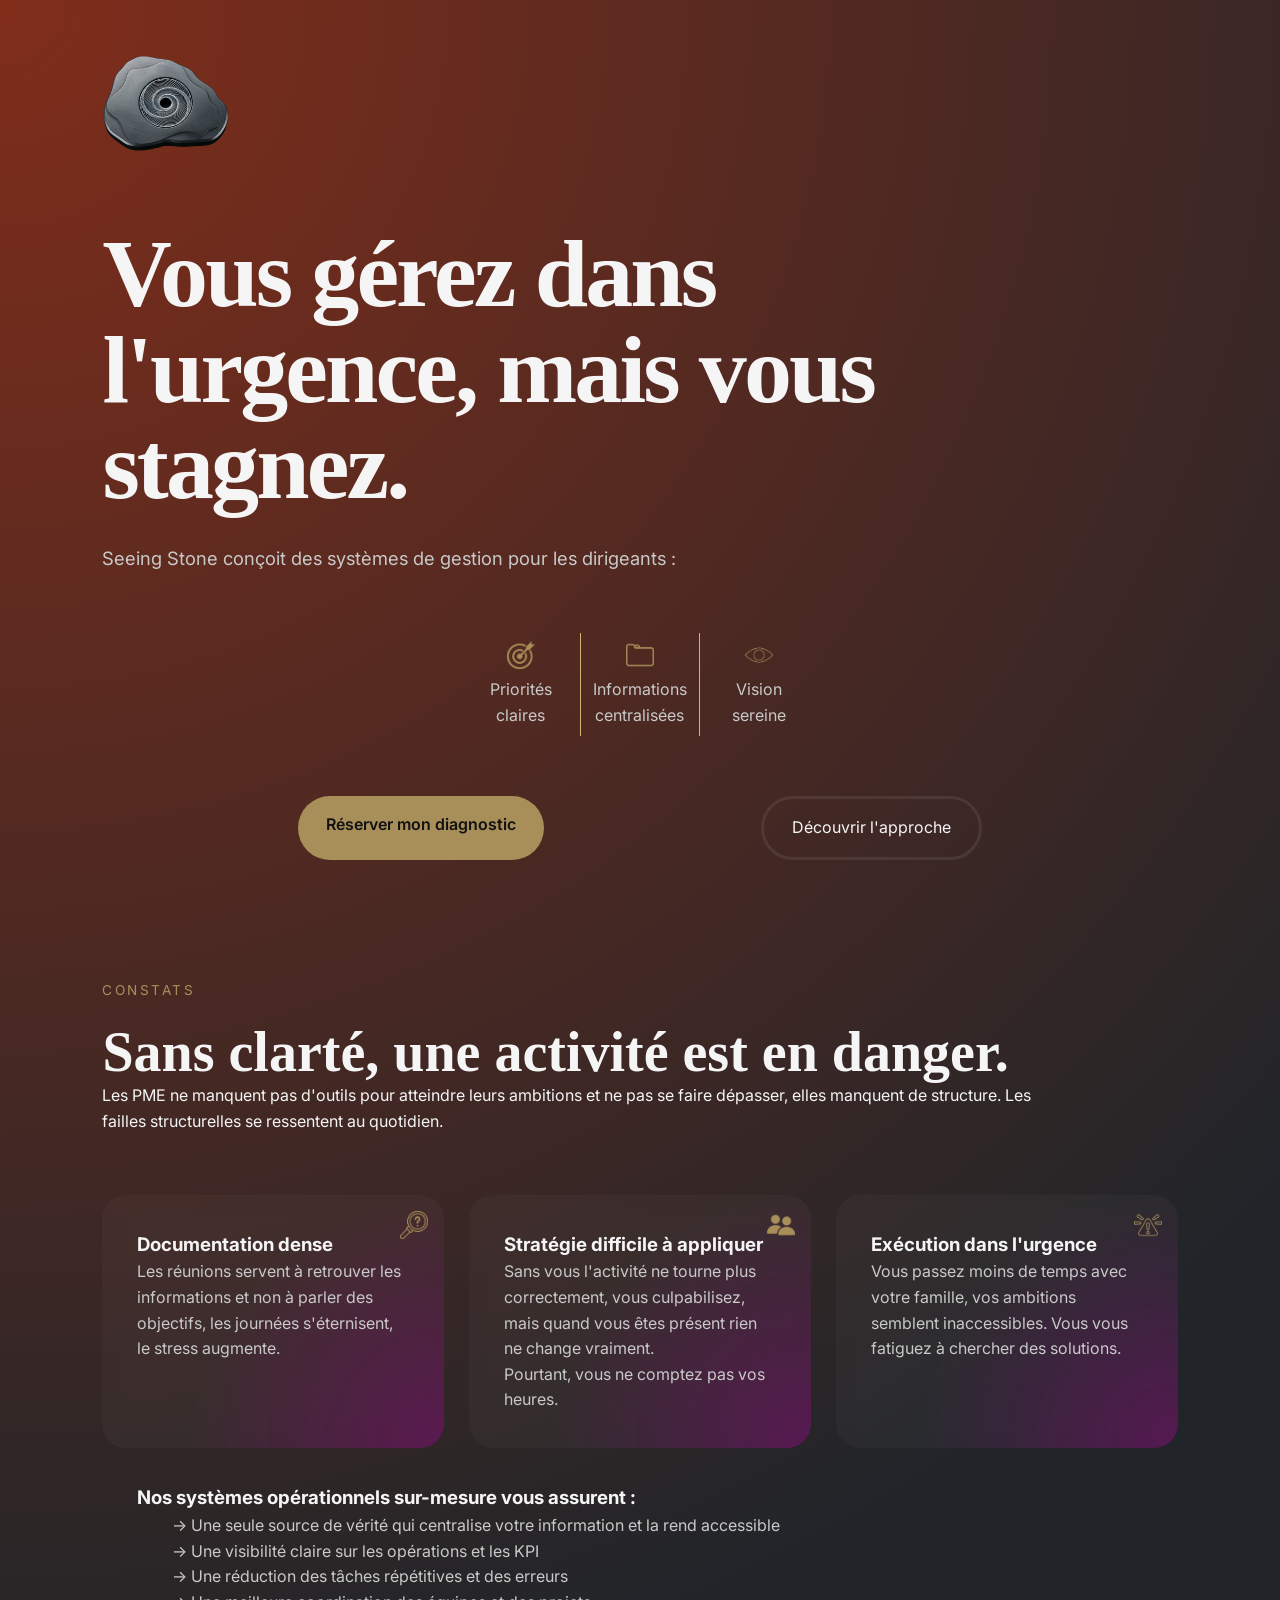
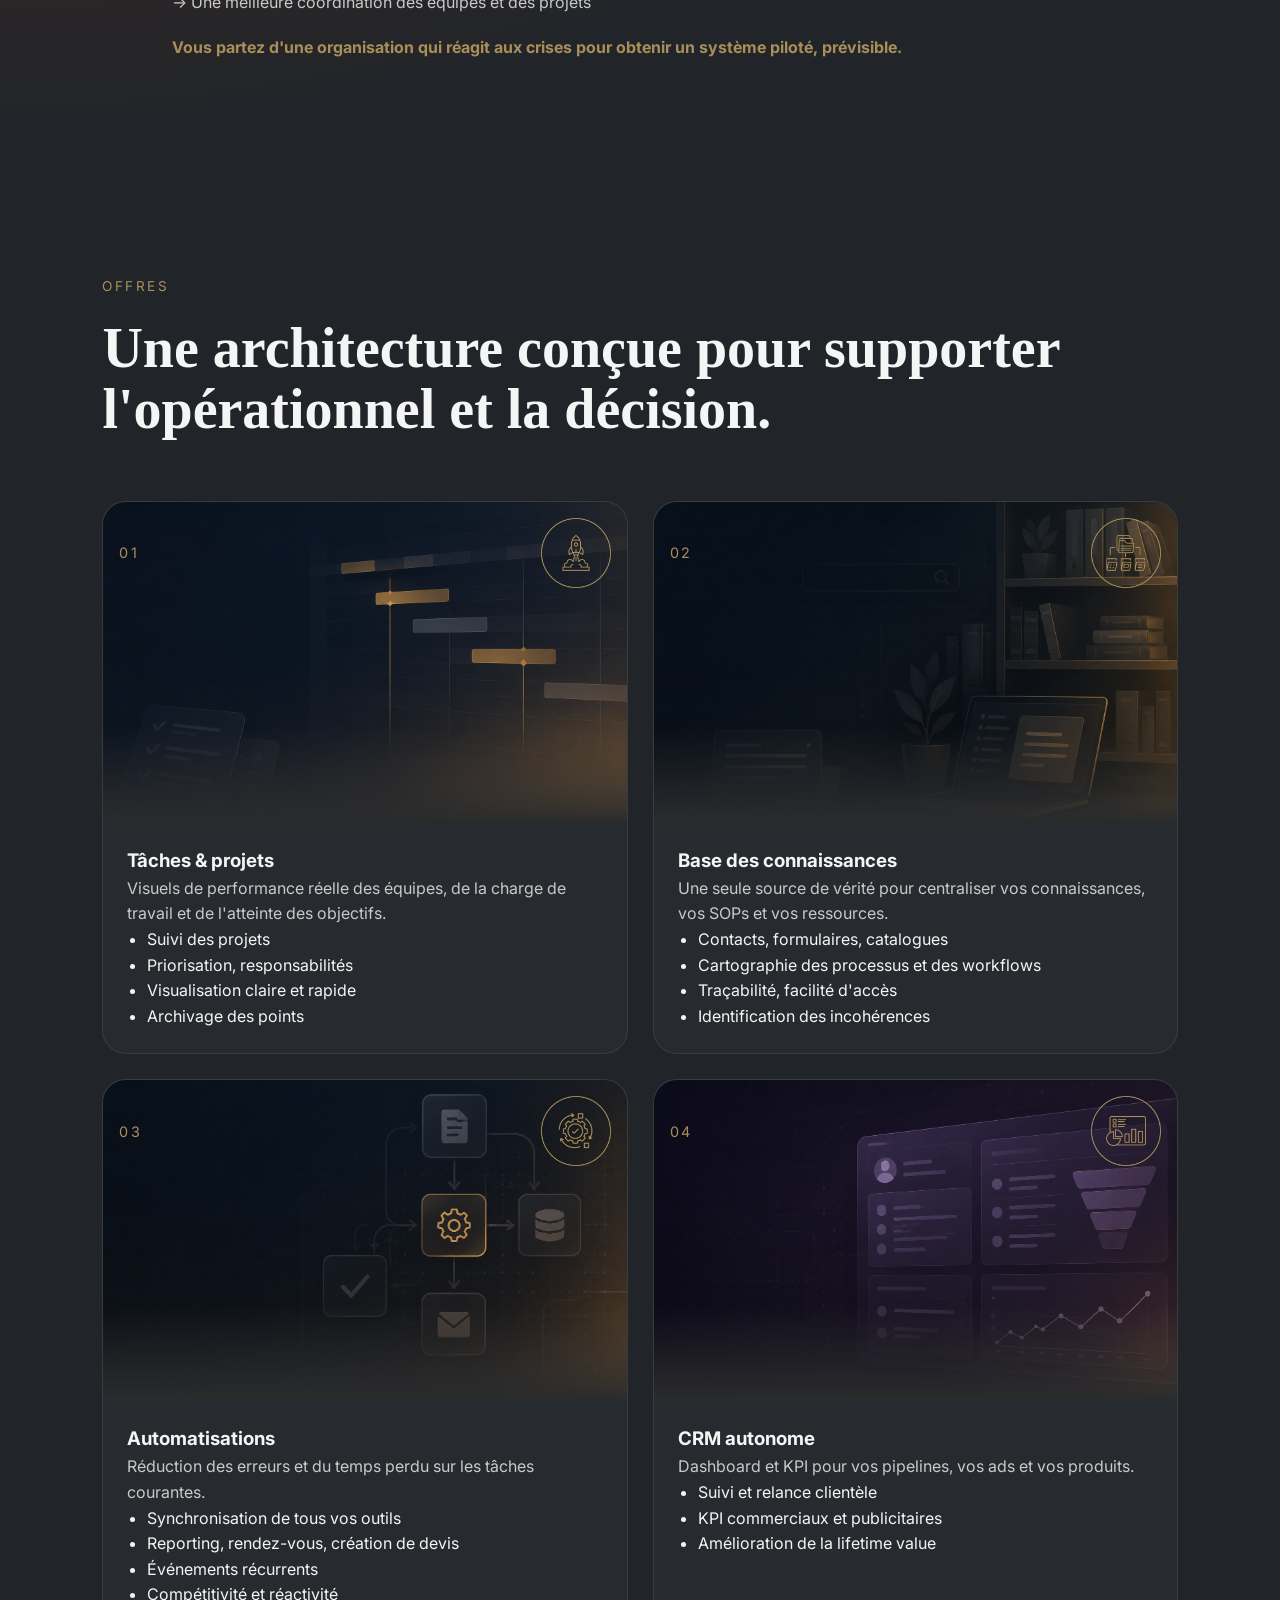
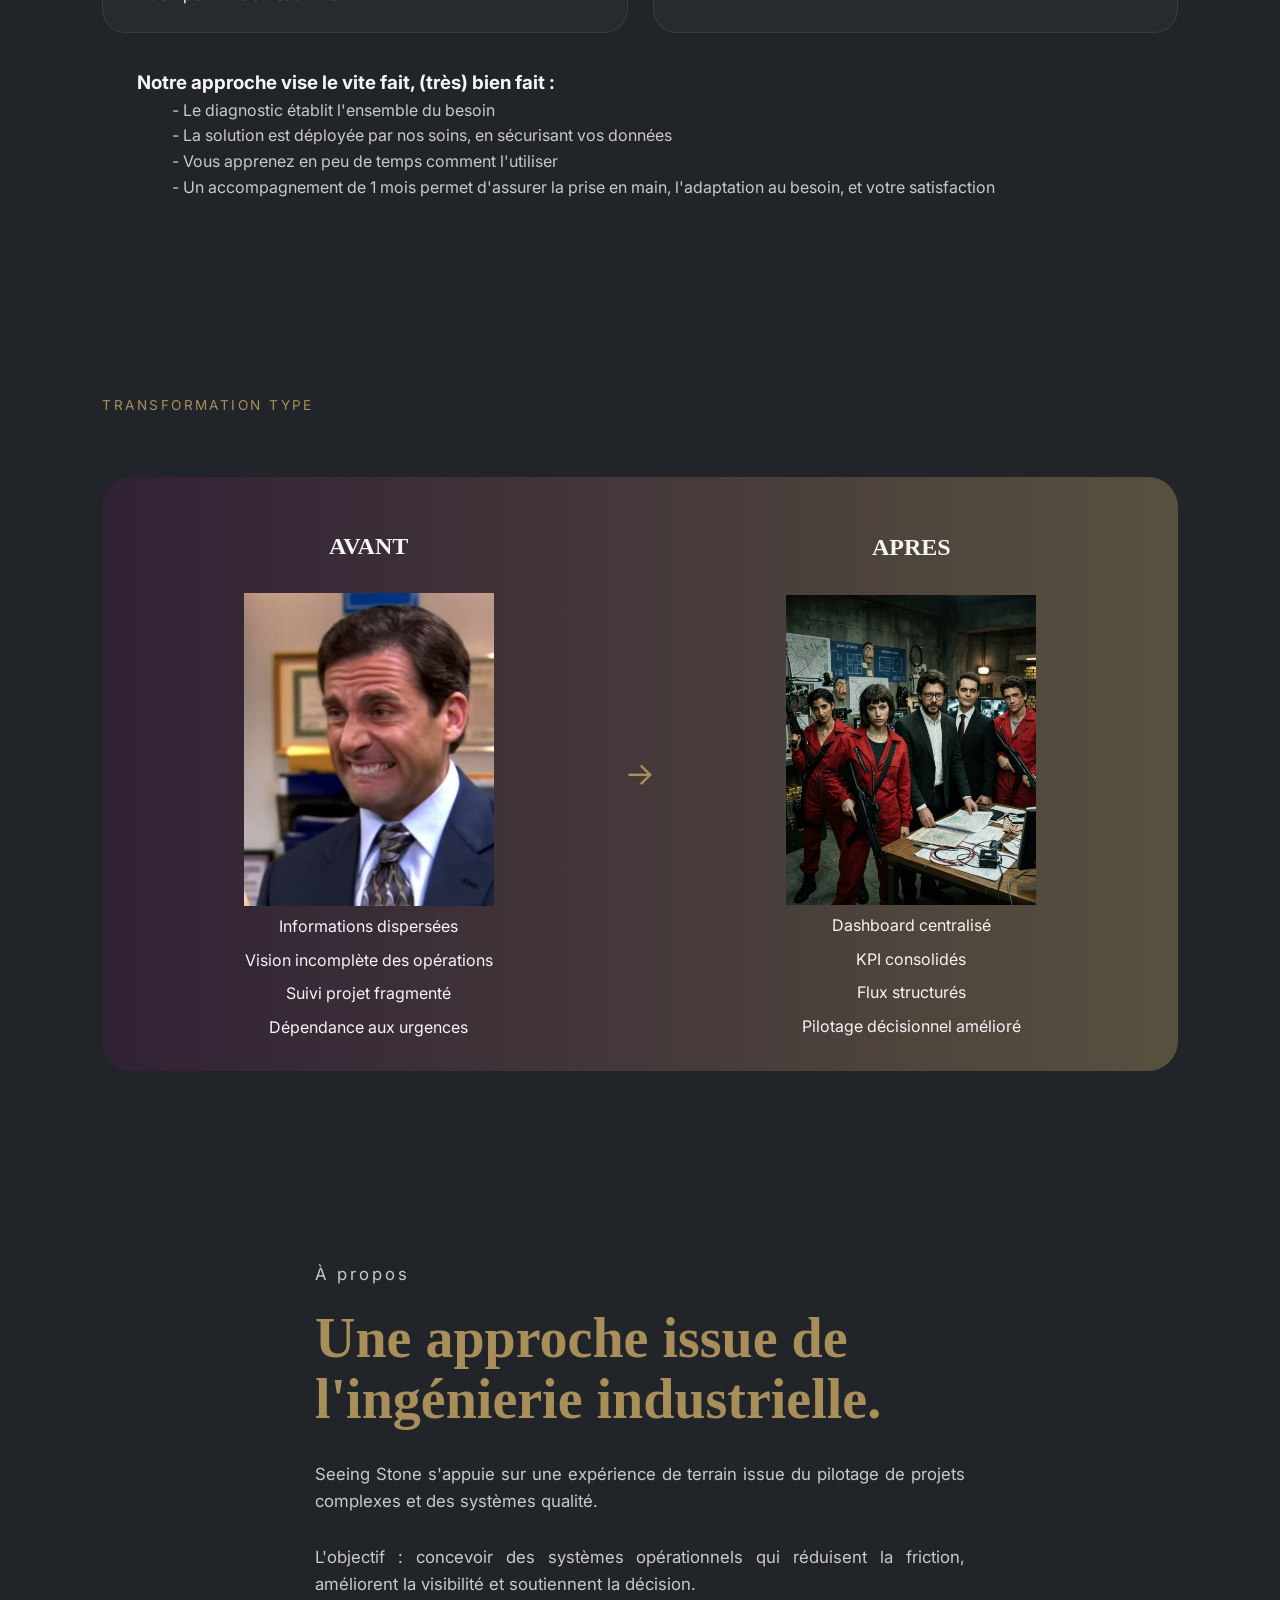
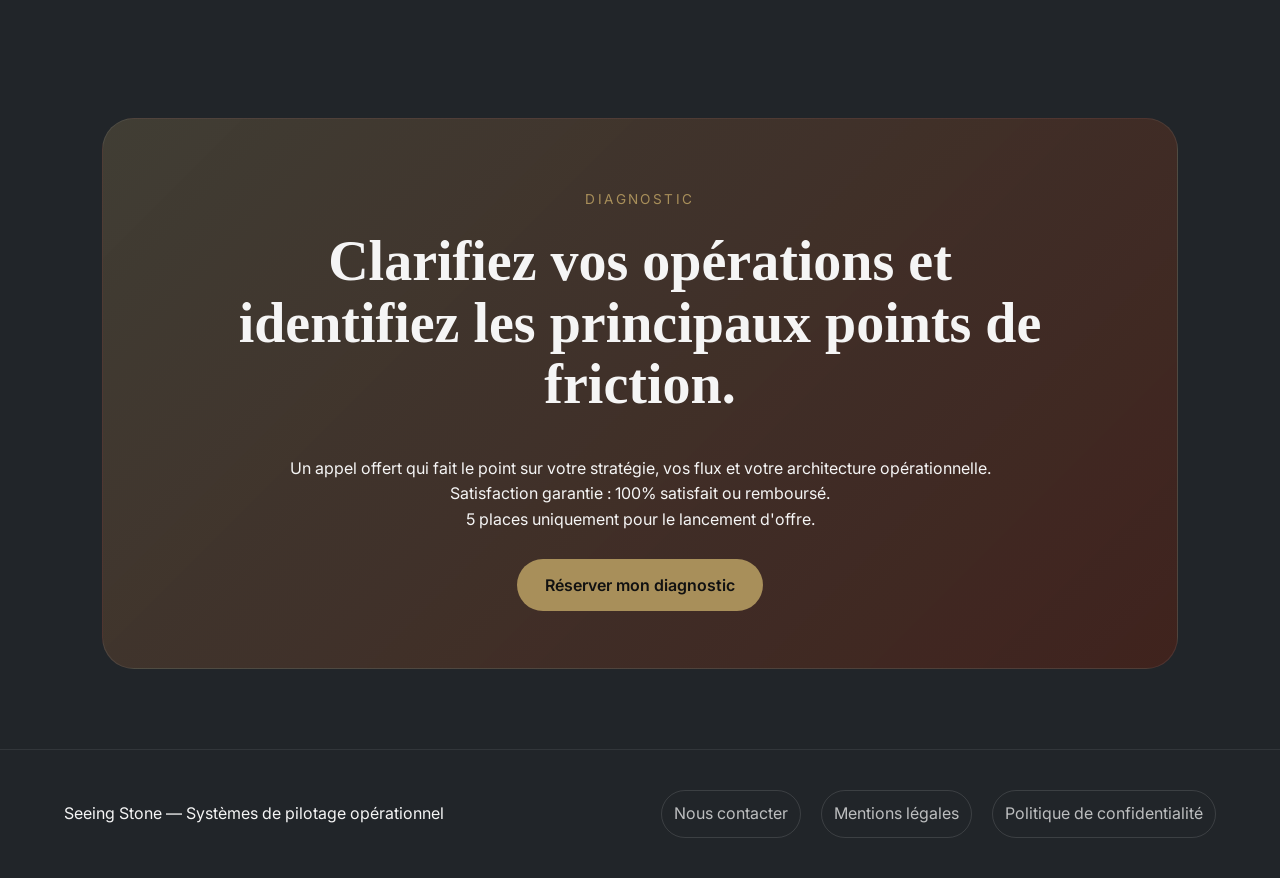
<file: index.html>
<!--
Accueil : problème (ultra-précis), promesse, bénéfices, CTA 
Offres : dashboard, automatisation, knowledge base, pilotage PME 
Cas concret : Avant / après 
À propos : Ton profil ingénieur + approche structurée 
Preuve sociale
Contact Calendly + mail
Réserver un appel de diagnostic gratuit / Places limitées / 100% satisfait ou remboursé
-->

<!DOCTYPE html>
<html lang="fr">

<head>
  <meta charset="UTF-8">
  <meta name="viewport" content="width=device-width, initial-scale=1.0">

  <title>Seeing Stone — Systèmes de pilotage opérationnel</title>

  <meta name="description"
    content="Seeing Stone conçoit des systèmes de pilotage opérationnel pour dirigeants et PME souhaitant reprendre le contrôle de leurs opérations.">

  <link rel="preconnect" href="https://fonts.googleapis.com">
  <link rel="preconnect" href="https://fonts.gstatic.com" crossorigin>

  <link href="https://fonts.googleapis.com/css2?family=Radley:wght@500;600;700&display=swap" rel="stylesheet">
  <link href="https://fonts.googleapis.com/css2?family=Inter:wght@300;400;500;600;700&display=swap" rel="stylesheet">

  <link rel="stylesheet" href="style.css">
</head>

<link rel="alternate" hreflang="fr" href="https://seeing-stone.com/">

<body>

  <!--nav class="navbar">

    <div class="navbar-inner">

      <div class="logo">| Seeing Stone</div>

      <div class="nav-actions">
        
        Bouton Home
        
        <a href="/en/" class="lang-switch">
          EN
        </a>
      </div>

  </nav-->

  <header class="hero">

    <div class="logo">
      <img src="images/Seeing_Stone_logo_small.png" alt="Logo Seeing Stone" />
    </div>
    <div class="hero-content">
      <h1> Vous gérez dans l'urgence, mais vous stagnez. </h1>
      <p class="hero-text"> Seeing Stone conçoit des systèmes de gestion pour les dirigeants :</p>
    </div>
    <div class="features-grid">
      <div class="feature-item">
        <img src="images/prio-clair.png" alt="">
        <p>Priorités<br>claires</p>
      </div>

      <div class="feature-item">
        <img src="images/info central.png" alt="">
        <p>Informations<br>centralisées</p>
      </div>

      <div class="feature-item">
        <img src="images/vision sereine.png" alt="">
        <p>Vision<br>sereine</p>
      </div>
    </div>
    <div class="hero-buttons">
      <a href="https://calendly.com/seeing-stone/30min" class="primary-button" target="_blank"> Réserver mon diagnostic
      </a>
      <a href="#services" class="secondary-button"> Découvrir l'approche </a>
    </div>
  </header>

  <section class="problem-section">
    <div class="section-header">
      <p class="section-tag"> CONSTATS </p>
      <h2>Sans clarté, une activité est en danger.</h2>
      <p class="section-intro">
        Les PME ne manquent pas d'outils pour atteindre leurs ambitions et ne pas se faire dépasser, elles manquent de
        structure. Les failles structurelles se ressentent au quotidien.</p>
    </div>
    <div class="problem-grid">
      <div class="problem-card">
        <h3>Documentation dense</h3>
        <img src="images/doc dense.png" class="card-icon">
        <p>Les réunions servent à retrouver les informations et non à parler des objectifs, les journées s'éternisent,
          le stress augmente.</p>
      </div>
      <div class="problem-card">
        <h3>Stratégie difficile à appliquer</h3>
        <img src="images/strat difficile.png" class="card-icon">
        <p>Sans vous l'activité ne tourne plus correctement, vous culpabilisez, mais quand vous êtes présent rien ne
          change vraiment.</p>
        <p>Pourtant, vous ne comptez pas vos heures.</p>
      </div>
      <div class="problem-card">
        <h3>Exécution dans l'urgence</h3>
        <img src="images/urgence.png" class="card-icon">
        <p>Vous passez moins de temps avec votre famille, vos ambitions semblent inaccessibles. Vous vous fatiguez à
          chercher des solutions.</p>
      </div>
    </div>
    <div class="benefits">
      <h3>Nos systèmes opérationnels sur-mesure vous assurent :</h3>
      <p>→ Une seule source de vérité qui centralise votre information et la rend accessible</p>
      <p>→ Une visibilité claire sur les opérations et les KPI</p>
      <p>→ Une réduction des tâches répétitives et des erreurs</p>
      <p>→ Une meilleure coordination des équipes et des projets</p>
      <h4>Vous partez d'une organisation qui réagit aux crises pour obtenir un système piloté, prévisible.</h4>
    </div>
  </section>

  <section class="services-section" id="services">
    <div class="section-header">
      <p class="section-tag">OFFRES</p>
      <h2> Une architecture conçue pour supporter l'opérationnel et la décision. </h2>
    </div>

    <div class="services-grid">
      <article class="service-card">
        <div class="service-header">
          <div class="service-number">01</div>
          <div class="service-icon">
            <img src="images/tache projet.png" alt="">
          </div>
        </div>
        <div class="service-visual">
          <img src="images/taches projet fond.png" alt="">
        </div>
        <div class="service-content">
          <h3>Tâches & projets</h3>
          <p>Visuels de performance réelle des équipes, de la charge de travail et de l'atteinte des objectifs.</p>
          <ul>
            <li>Suivi des projets</li>
            <li>Priorisation, responsabilités</li>
            <li>Visualisation claire et rapide</li>
            <li>Archivage des points</li>
          </ul>
        </div>
      </article>
      <article class="service-card">
        <div class="service-header">
          <div class="service-number">02</div>
          <div class="service-icon">
            <img src="images/base documentation.png" alt="">
          </div>
        </div>
        <div class="service-visual">
          <img src="images/base documentation fond.png" alt="">
        </div>
        <div class="service-content">
          <h3> Base des connaissances </h3>
          <p> Une seule source de vérité pour centraliser vos connaissances, vos SOPs et vos ressources. </p>
          <ul>
            <li>Contacts, formulaires, catalogues</li>
            <li>Cartographie des processus et des workflows</li>
            <li>Traçabilité, facilité d'accès</li>
            <li>Identification des incohérences</li>
          </ul>
        </div>
      </article>
      <article class="service-card">
        <div class="service-header">
          <div class="service-number">03</div>
          <div class="service-icon">
            <img src="images/automatisation.png" alt="">
          </div>
        </div>
        <div class="service-visual">
          <img src="images/automatisation fond.png" alt="">
        </div>
        <div class="service-content">
          <h3>Automatisations</h3>
          <p> Réduction des erreurs et du temps perdu sur les tâches courantes. </p>
          <ul>
            <li>Synchronisation de tous vos outils</li>
            <li>Reporting, rendez-vous, création de devis</li>
            <li>Événements récurrents</li>
            <li>Compétitivité et réactivité</li>
          </ul>
        </div>
      </article>
      <article class="service-card">
        <div class="service-header">
          <div class="service-number">04</div>
          <div class="service-icon">
            <img src="images/crm.png" alt="">
          </div>
        </div>
        <div class="service-visual">
          <img src="images/CRM autonome fond.png" alt="">
        </div>
        <div class="service-content">
          <h3> CRM autonome </h3>
          <p> Dashboard et KPI pour vos pipelines, vos ads et vos produits. </p>
          <ul>
            <li>Suivi et relance clientèle</li>
            <li>KPI commerciaux et publicitaires</li>
            <li>Amélioration de la lifetime value</li>
          </ul>
        </div>
      </article>
    </div>

    <div class="benefits">
      <h3>Notre approche vise le vite fait, (très) bien fait :</h3>
      <p>- Le diagnostic établit l'ensemble du besoin</p>
      <p>- La solution est déployée par nos soins, en sécurisant vos données</p>
      <p>- Vous apprenez en peu de temps comment l'utiliser</p>
      <p>- Un accompagnement de 1 mois permet d'assurer la prise en main, l'adaptation au besoin, et votre satisfaction
      </p>
    </div>
  </section>

  <section class="case-study-section">
    <div class="section-header">
      <p class="section-tag"> TRANSFORMATION TYPE </p>
    </div>
    <div class="case-study-grid">
      <div class="case-card">
        <h2> Avant </h2>
        <img src="images/before.jpg" alt="" />
        <p>Informations dispersées</p>
        <p>Vision incomplète des opérations</p>
        <p>Suivi projet fragmenté</p>
        <p>Dépendance aux urgences</p>
      </div>
      <div class="transition-arrow">→</div>
      <div class="case-card">
        <h2> Apres </h2>
        <img src="images/after.jpg" alt="" />
        <p>Dashboard centralisé</p>
        <p>KPI consolidés</p>
        <p>Flux structurés</p>
        <p>Pilotage décisionnel amélioré</p>
      </div>
    </div>
  </section>

  <section class="about-section">
    <div class="about-content">
      <p class="section-tag">À propos</p>
      <h2> Une approche issue de l'ingénierie industrielle. </h2>
      <p> Seeing Stone s'appuie sur une expérience de terrain issue du pilotage de projets complexes et
        des systèmes qualité. </p>
      <p>L'objectif : concevoir des systèmes opérationnels qui réduisent la friction, améliorent la visibilité et
        soutiennent la décision. </p>
    </div>
    <!--Citation-->
  </section>

  <section class="cta-section">
    <div class="cta-box">
      <p class="section-tag">DIAGNOSTIC</p>
      <h2> Clarifiez vos opérations et identifiez les principaux points de friction. </h2>
      <p> Un appel offert qui fait le point sur votre stratégie, vos flux et votre architecture
        opérationnelle. </p>
      <p> Satisfaction garantie : 100% satisfait ou remboursé. </p>
      <p> 5 places uniquement pour le lancement d'offre. </p>
      <div class="cta-actions">
        <a href="https://calendly.com/seeing-stone/30min" class="cta-button" target="_blank"> Réserver mon diagnostic
        </a>
      </div>
    </div>
  </section>

  <footer>
    <p>
      Seeing Stone — Systèmes de pilotage opérationnel
    </p>

    <div class="footer-links">
      <a href="mailto:contact@seeingstone.com">
        Nous contacter
      </a>

      <a href="mentions-legales.html">
        Mentions légales
      </a>

      <a href="confidentialite.html">
        Politique de confidentialité
      </a>
    </div>

  </footer>

</body>

</html>
</file>
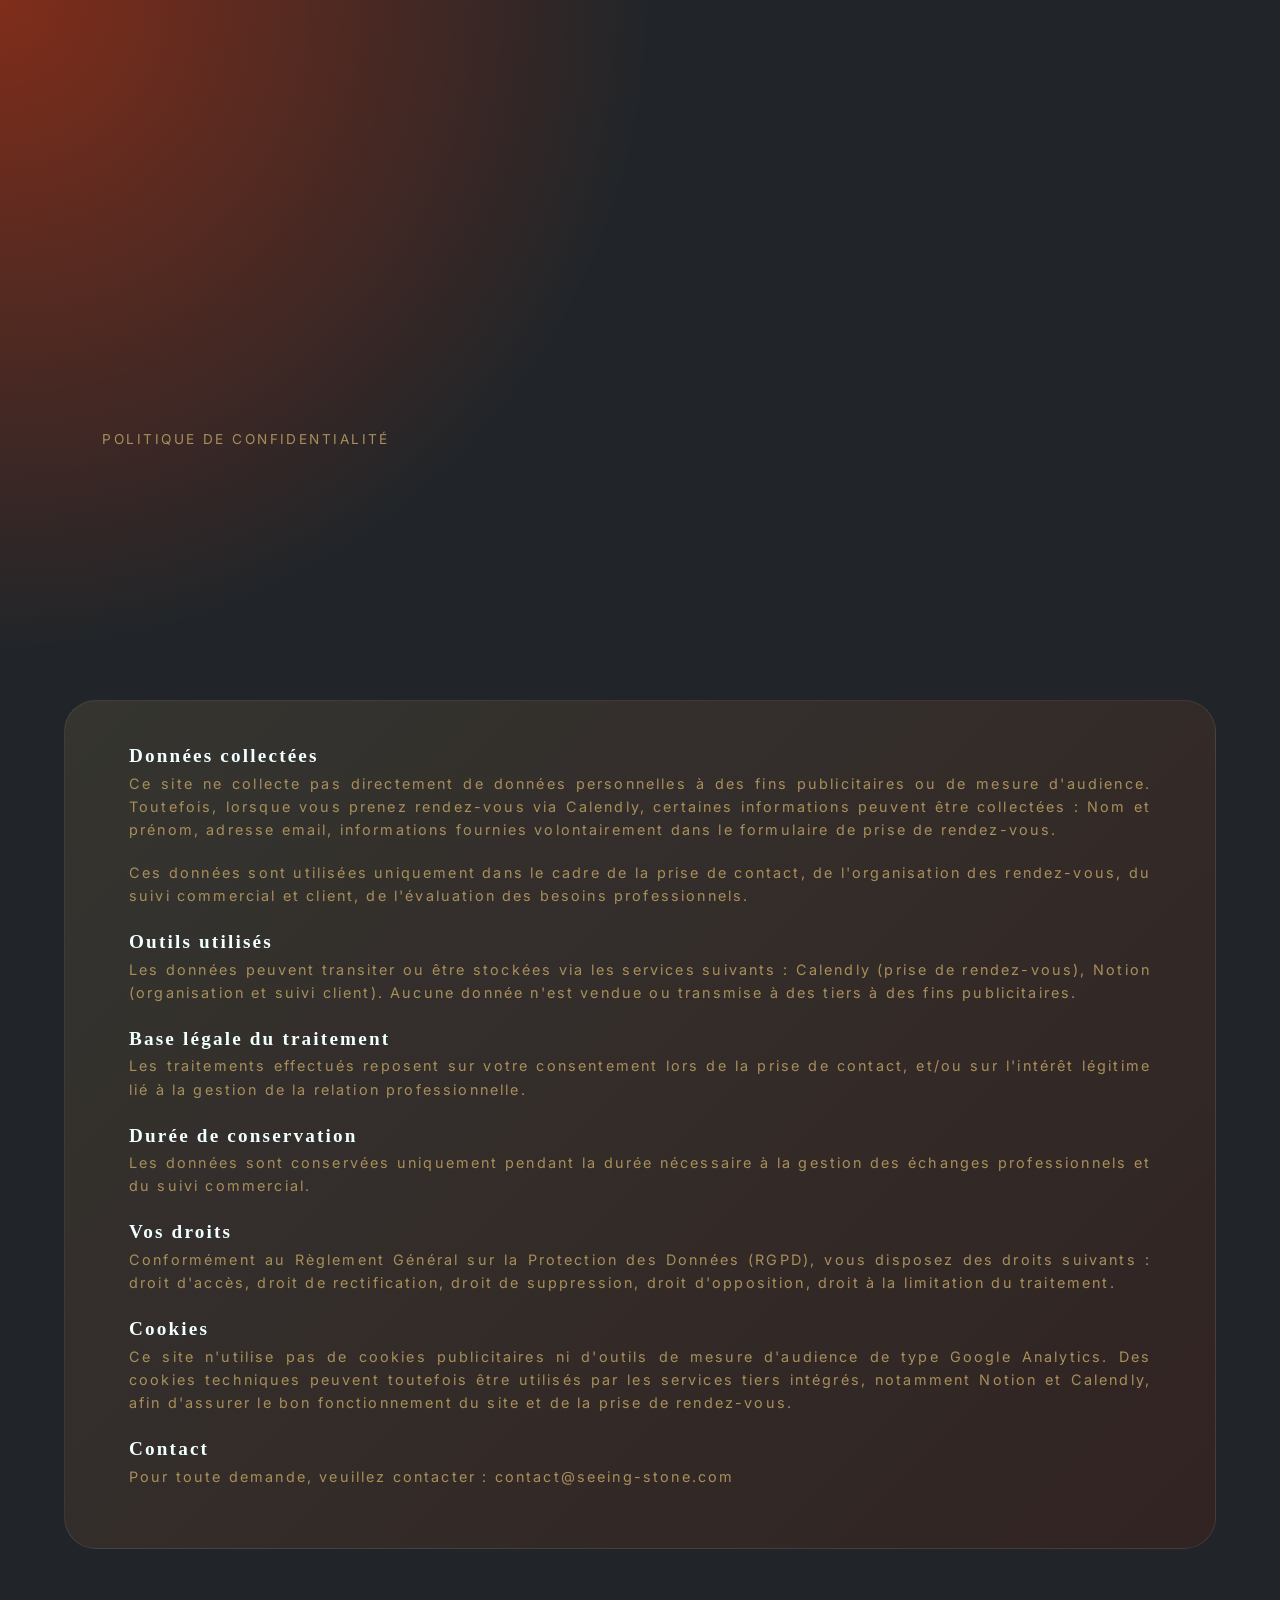
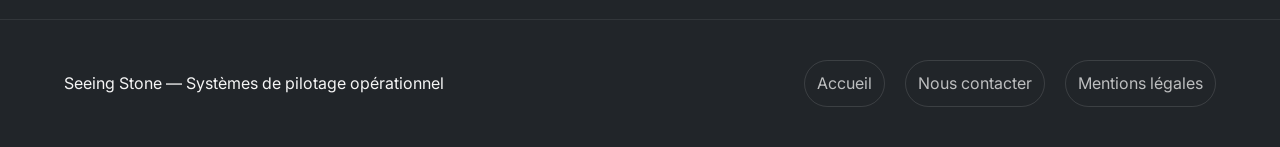
<file: confidentialite.html>
<!DOCTYPE html>
<html lang="fr">
<head>
  <meta charset="UTF-8">
  <meta name="viewport" content="width=device-width, initial-scale=1.0">

  <title>Seeing Stone — Politique de confidentialité</title>

  <meta
    name="description"
    content="Seeing Stone conçoit des systèmes de pilotage opérationnel pour dirigeants et PME souhaitant reprendre le contrôle de leurs opérations."
  >

  <link rel="preconnect" href="https://fonts.googleapis.com">
  <link rel="preconnect" href="https://fonts.gstatic.com" crossorigin>

  <link
    href="https://fonts.googleapis.com/css2?family=Inter:wght@300;400;500;600;700&display=swap"
    rel="stylesheet"
  >

  <link rel="stylesheet" href="style.css">
</head>

<body>

  <header class="hero">

    <div class="hero-content">

      <p class="eyebrow">
        POLITIQUE DE CONFIDENTIALITÉ
      </p>
    </div>
  </header>

  <div class="legal">
  
    <h2>Données collectées</h2>
    <p>Ce site ne collecte pas directement de données personnelles à des fins publicitaires ou de mesure d'audience.
	  Toutefois, lorsque vous prenez rendez-vous via Calendly, certaines informations peuvent être collectées :
	  Nom et prénom, adresse email, informations fournies volontairement dans le formulaire de prise de rendez-vous.</p>

    <p>Ces données sont utilisées uniquement dans le cadre de la prise de contact, de l'organisation des rendez-vous,
    du suivi commercial et client, de l'évaluation des besoins professionnels.</p>

    <h2>Outils utilisés</h2>
    <p>Les données peuvent transiter ou être stockées via les services suivants :
    Calendly (prise de rendez-vous),
    Notion (organisation et suivi client).
    Aucune donnée n'est vendue ou transmise à des tiers à des fins publicitaires.
    </p>

    <h2>Base légale du traitement</h2>
    <p>Les traitements effectués reposent sur votre consentement lors de la prise de contact,
    et/ou sur l'intérêt légitime lié à la gestion de la relation professionnelle.</p>

    <h2>Durée de conservation</h2>
    <p>Les données sont conservées uniquement pendant la durée nécessaire à la gestion
    des échanges professionnels et du suivi commercial.</p>

    <h2>Vos droits</h2>
    <p>Conformément au Règlement Général sur la Protection des Données (RGPD), vous disposez des droits suivants :
    droit d'accès,
    droit de rectification,
    droit de suppression,
    droit d'opposition,
    droit à la limitation du traitement.</p>

    <h2>Cookies</h2>
    <p>Ce site n'utilise pas de cookies publicitaires ni d'outils de mesure d'audience de type Google Analytics.
    Des cookies techniques peuvent toutefois être utilisés par les services tiers intégrés, notamment Notion et 
    Calendly, afin d'assurer le bon fonctionnement du site et de la prise de rendez-vous.</p>
    
    <h2>Contact</h2>
    <p>Pour toute demande, veuillez contacter : contact@seeing-stone.com</p>
	
</div>


  <footer>
    <p>
      Seeing Stone — Systèmes de pilotage opérationnel
    </p>

    <div class="footer-links">
      <a href="index.html">
        Accueil
      </a>

      <a href="mailto:contact@seeingstone.com">
        Nous contacter
      </a>
      
      <a href="mentions-legales.html">
        Mentions légales
      </a>
    </div>

  </footer>

</body>
</html>
</file>
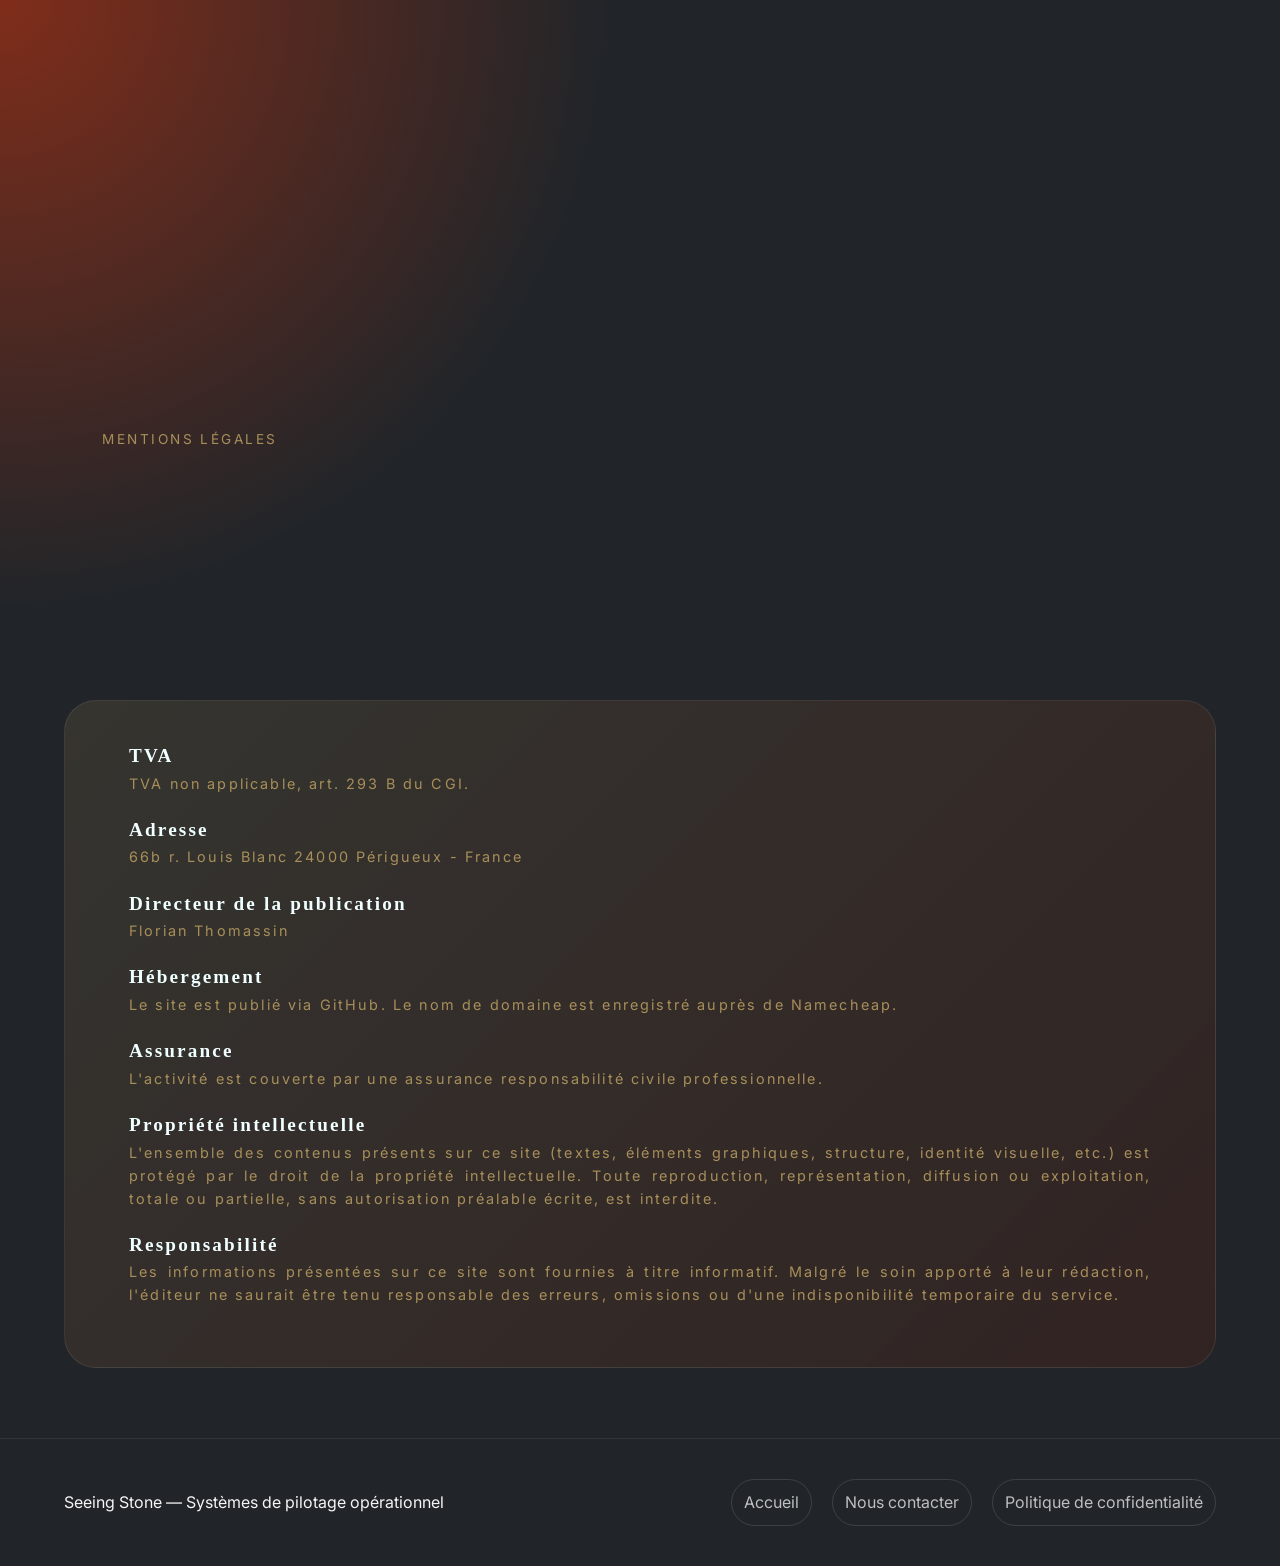
<file: mentions-legales.html>
<!DOCTYPE html>
<html lang="fr">
<head>
  <meta charset="UTF-8">
  <meta name="viewport" content="width=device-width, initial-scale=1.0">

  <title>Seeing Stone — Mentions légales</title>

  <meta
    name="description"
    content="Seeing Stone conçoit des systèmes de pilotage opérationnel pour dirigeants et PME souhaitant reprendre le contrôle de leurs opérations."
  >

  <link rel="preconnect" href="https://fonts.googleapis.com">
  <link rel="preconnect" href="https://fonts.gstatic.com" crossorigin>

  <link
    href="https://fonts.googleapis.com/css2?family=Inter:wght@300;400;500;600;700&display=swap"
    rel="stylesheet"
  >

  <link rel="stylesheet" href="style.css">
</head>

<body>

  <header class="hero">

    <div class="hero-content">

      <p class="eyebrow">
        MENTIONS LÉGALES
      </p>
    </div>
  </header>

  <div class="legal">
  
    <h2>TVA</h2>
    <p>TVA non applicable, art. 293 B du CGI.</p>

    <h2>Adresse</h2>
    <p>66b r. Louis Blanc 24000 Périgueux - France</p>

    <h2>Directeur de la publication</h2>
    <p>Florian Thomassin</p>

    <h2>Hébergement</h2>
    <p>Le site est publié via GitHub. Le nom de domaine est enregistré auprès de Namecheap.</p>

    <h2>Assurance</h2>
    <p>L'activité est couverte par une assurance responsabilité civile professionnelle.</p>
    
    <h2>Propriété intellectuelle</h2>
    <p>L'ensemble des contenus présents sur ce site (textes, éléments graphiques, structure, identité visuelle, etc.) est protégé par le droit de la propriété intellectuelle.
      Toute reproduction, représentation, diffusion ou exploitation, totale ou partielle, sans autorisation préalable écrite, est interdite.</p>
    
    <h2>Responsabilité</h2>
    <p>Les informations présentées sur ce site sont fournies à titre informatif. Malgré le soin apporté à leur rédaction, l'éditeur ne saurait être tenu responsable des erreurs, omissions ou d'une indisponibilité temporaire du service.</p>

  </div>


  <footer>
    <p>
      Seeing Stone — Systèmes de pilotage opérationnel
    </p>

    <div class="footer-links">
      <a href="index.html">
        Accueil
      </a>

      <a href="mailto:contact@seeingstone.com">
        Nous contacter
      </a>

      <a href="confidentialite.html">
        Politique de confidentialité
      </a>
    </div>

  </footer>

</body>
</html>
</file>
<file: style.css>
:root {
  --background-dark: #212529;
  --background-accent: #751f0a;
  --text-main: #f5f5f5;
  --text-secondary: #c9c9c9;
  --gold: #a88f5a;
  --border-color: rgba(255,255,255,0.08);
  --card-bg: rgba(255,255,255,0.03);
}

* {
  margin: 0;
  padding: 0;
  box-sizing: border-box;
}

html {   scroll-behavior: smooth;}

body {
  font-family: 'Inter', sans-serif;
  background:
    radial-gradient(circle at top left, rgba(193, 51, 16, 0.597), transparent 30%),
    var(--background-dark);

  color: var(--text-main);
  line-height: 1.6;
}

img {  max-width: 100%;}

section {  padding: 80px 8%;}

.navbar {
  position: sticky;
  top: 20px;
  z-index: 1000;
}

.navbar-inner {
  width: 100%;
  display: flex;
  justify-content: space-between;
  align-items: center;
  padding: 16px 8%;
  background: rgba(50, 14, 61, 0.75);
  backdrop-filter: blur(12px);
  border: 1px solid rgba(255,255,255,0.08);
  box-sizing: border-box;
}

.logo {
  color: #a88f5a;
  white-space: nowrap;
}

.nav-actions {
  display: flex;
  align-items: center;
  gap: 10px;
}

.lang-switch {
  text-decoration: none;
  color: white;
  padding: 10px 12px;
  border-radius: 999px;
  border: 1px solid rgba(255,255,255,0.12);
  transition:
    background-color 0.25s ease,
    border-color 0.25s ease,
    color 0.25s ease,
    transform 0.2s ease;
}

.lang-switch:hover {
  background: rgba(255,255,255,0.08);
  border-color: #d3b470;
  color: #d3b470;
  transform: translateY(-2px);
}

.nav-cta {
  text-decoration: none;
  background: #a88f5a;
  color: #111;
  padding: 12px 18px;
  border-radius: 999px;
  font-weight: 600;
  white-space: nowrap;
}

.hero {
  min-height: 100vh;
  padding: 40px 8%;
  display: flex;
  flex-direction: column;
}

.hero-content {
  max-width: 850px;
  margin-top: auto;
  margin-bottom: auto;
}

.eyebrow,
.section-tag {
  color: var(--gold);
  font-size: 0.85rem;
  letter-spacing: 0.18em;
  margin-bottom: 20px;
}

h1 {
  font-size: clamp(3rem, 8vw, 6rem);
  font-weight: 700;
  letter-spacing: -0.03em;
  line-height: 1;
  max-width: 900px;
  margin-bottom: 30px;
  font-family: "IBM Plex Serif", serif;
}

h2 {
  font-family: "Montserrat", serif;
}

.hero-text {
  max-width: 720px;
  font-size: 1.15rem;
  color: var(--text-secondary);
  margin-bottom: 50px;
}

.hero-buttons {
  display: flex;
  gap: 20px;
  flex-wrap: wrap;
  justify-content: space-evenly;
}

.primary-button,
.secondary-button,
.nav-cta,
.cta-button {
  text-decoration: none;
  transition: 0.3s ease;
}

.primary-button,
.nav-cta {
  background: var(--gold);
  color: #111;
  padding: 16px 28px;
  border-radius: 999px;
  font-weight: 600;
}

.cta-button {
  background: var(--gold);
  color: #111;
  padding: 16px 28px;
  border-radius: 999px;
  font-weight: 600;
}

.cta-actions {
  margin-top: 40px;
}

.primary-button:hover,
.cta-button:hover,
.nav-cta:hover {
  transform: translateY(-2px);
  background-color: #d3b470;
}

.secondary-button {
  border: 3px solid var(--border-color);
  color: var(--text-main);
  padding: 16px 28px;
  border-radius: 999px;
}

.secondary-button:hover {
  background: rgba(255,255,255,0.05);
}

.section-header {
  margin-bottom: 60px;
  max-width: 90%;
}

.section-header h2,
.about-content h2,
.cta-box h2 {
  font-size: clamp(2rem, 5vw, 3.5rem);
  line-height: 1.1;
  font-weight: 600;
}

.problem-grid {
  display: grid;
  grid-template-columns: repeat(3, 1fr);  
  gap: 25px;
}

.card-icon {
  position: absolute;
  top: 16px;
  right: 16px;
  width: 36px;
  height: 36px;
  z-index: 2;
}

.services-grid {
  display: grid;
  grid-template-columns: repeat(2, 1fr);  
  gap: 25px;
}

.service-card {
  position: relative;
  border-radius: 24px;
  overflow: hidden;
  border: 1px solid var(--border-color);
  background: var(--card-bg);
}

.service-header {
  position: absolute;
  top: 16px;
  left: 16px;
  right: 16px;
  display: flex;
  justify-content: space-between;
  align-items: center;
  z-index: 5;
}

.service-icon img {
  width: 70px;
  height: auto;
  display: block;
}

.service-visual {
  height: 320px;
  position: relative;
  overflow: hidden;
}

.service-visual img {
  width: 100%;
  height: 100%;
  object-fit: cover;
  display: block;
  position: relative;
  z-index: 1;
}

.service-visual::after {
  content: "";
  position: absolute;
  inset: 0;
  z-index: 2;
  background: linear-gradient(
    to bottom,
    rgba(0,0,0,0) 0%,
    rgba(0,0,0,0.2) 70%,
    #2a2b2d 100%
  );
}

.service-card:hover .service-visual img {
  transform: scale(1.05);
  transition: transform 0.4s ease;
}

.problem-card {
  position: relative;
  background:
  radial-gradient(circle at bottom right, rgba(118, 13, 105, 0.597), transparent 60%),
  var(--card-bg);
  padding: 35px;
  border-radius: 24px;
  backdrop-filter: blur(8px);
}

.features-grid {
  display: grid;
  grid-template-columns: repeat(3, 1fr);
  max-width: 450px;
  margin: -40px auto 60px auto;
  align-items: center;
}

.feature-item {
  position: relative;
  display: flex;
  flex-direction: column;
  align-items: center;
  padding: 8px 12px;
  text-align: center;
  color: var(--text-secondary);
}

.feature-item:not(:last-child) {
  border-right: 1px solid #d3b470;
}

.feature-item img,
.problem-card img {
  width: 28px;
  height: 28px;
  margin-bottom: 8px;
}

.service-content {
  padding: 24px;
}

.service-content ul {
  margin: 0;
  padding-left: 20px;
}

.feature-item span {
  font-size: 0.85rem;
  font-weight: 600;
  line-height: 1.15;
  text-transform: uppercase;
}

.benefits {
  padding: 35px;
}


.problem-card h3,
.benefits h3,,
.service-card h3 {
  margin-bottom: 18px;
  font-size: 1.3rem;
}

.problem-card p,
.service-card p {
  color: var(--text-secondary);
}

.about-content h2 {
  color: var(--gold);
}

.about-content p {
  color: var(--text-secondary);
  text-align: justify;
}

.benefits p{
  color: var(--text-secondary);
  margin-left: 35px;
}

.benefits h4 {
  padding: 20px 35px;
  color:#a88f5a;
}

.case-card h2 {
  padding: 20px 35px;
  text-transform: uppercase;
  text-align: center
}

.transition-section {
  padding-top: 0;
  padding-bottom: 0;
}

.case-study-grid {
  gap: 20px;
  border-radius: 30px;
  padding: 30px;
  display: flex;
  justify-content: space-evenly;
  align-items: center;
  background: linear-gradient(
    to right,
    rgba(118, 13, 106, 0.185) 0%,
    #d3b4704e 100%
  );
}

.case-card {
  display: flex;
  flex-direction: column;
  align-items: center;
  justify-content: center;
  text-align: center;
  min-width: 0;
  gap: 8px;
}

.case-card img {
  display: block;
  max-width: 250px;
  height: auto;
}

.logo img{
  width: 12%;
  height: auto;
}

.transition-state {
  padding: 20px 30px;
  border-radius: 999px;
  border: 1px solid var(--border-color);
  color: var(--text-secondary);
}

.transition-state.active {
  background: var(--gold);
  color: #111;
  font-weight: 600;
}

.transition-arrow {
  font-size: 2rem;
  color: var(--gold);
}

.service-number {
  font-size: 0.9rem;
  letter-spacing: 0.15em;
  color: var(--gold);
}

.method-item span {
  display: inline-block;
  margin-bottom: 18px;
  color: var(--gold);
  font-weight: 600;
}

.about-section {
  display: flex;
  justify-content: center;
}

.about-content {
  max-width: 650px;
}

.about-content p {
  margin-top: 30px;
  font-size: 1.05rem;
}

.cta-section {
  padding-top: 40px;
}

.cta-box {
  border: 1px solid var(--border-color);
  border-radius: 32px;
  padding: 70px;
  text-align: center;
  background:
    linear-gradient(
      135deg,
      rgba(168, 143, 90, 0.236),
      rgba(122, 31, 9, 0.349)
    );
}

.cta-box h2 {
  max-width: 850px;
  margin: 0 auto 40px auto;
}

.legal {
  border: 1px solid var(--border-color);
  border-radius: 32px;
  padding: 40px 5%;
  margin: -200px 5% 70px;
  text-align: justify;
  background:
    linear-gradient(
      135deg,
      rgba(168,143,90,0.15),
      rgba(117,31,10,0.2)
    );
  color: var(--gold);
  font-size: 0.9rem;
  letter-spacing: 0.15em;
}

.legal p { margin-bottom: 20px; }

.legal h2 { 
  font-size: 1.2rem;
  color:azure;;
}

footer {
  padding: 40px clamp(20px,5vw,80px);
  border-top: 1px solid rgba(255,255,255,0.08);
  display: flex;
  justify-content: space-between;
  align-items: center;
  flex-wrap: wrap;
  gap: 20px;
}

.footer-links {
  display: flex;
  gap: 20px;
}

.footer-links a {
  color: rgba(255,255,255,0.7);
  text-decoration: none;
  transition: 0.25s ease;
  border-radius: 999px;
  padding: 10px 12px;
  border: 1px solid rgba(255,255,255,0.12);
}

.footer-links a:hover {
  color: #a88f5a;
}

@media (max-width: 1000px) {

  .problem-grid,
  .hero-grid,
  .method-grid,
  .case-study-grid {
    grid-template-columns: 1fr;
  }

.services-grid {
  grid-template-columns: 1fr;
  align-items: stretch;
}

  .logo img{
    width: 25%;
    height: auto;
  }

  .transition-arrow {
    transform: rotate(90deg);
  }

  .transition-box {
    flex-direction: column;
  }

}

@media (max-width: 768px) {

  section {
    padding: 90px 7%;
  }

  .case-study-grid {
    flex-direction: column;
    padding: 20px;
    background: linear-gradient(
      to bottom,
      rgba(118, 13, 106, 0.185) 0%,
      #d3b4704e 100%
      )
  }

  .navbar {
    flex-direction: column;
    gap: 20px;
    align-items: flex-start;
  }

  h1 {
    line-height: 1.05;
  }

  .hero-buttons {
    flex-direction: column;
    align-items: stretch;
  }

  .primary-button,
  .secondary-button,
  .nav-cta {
    text-align: center;
  }

  .cta-box {
    padding: 45px 30px;
  }

}
</file>
